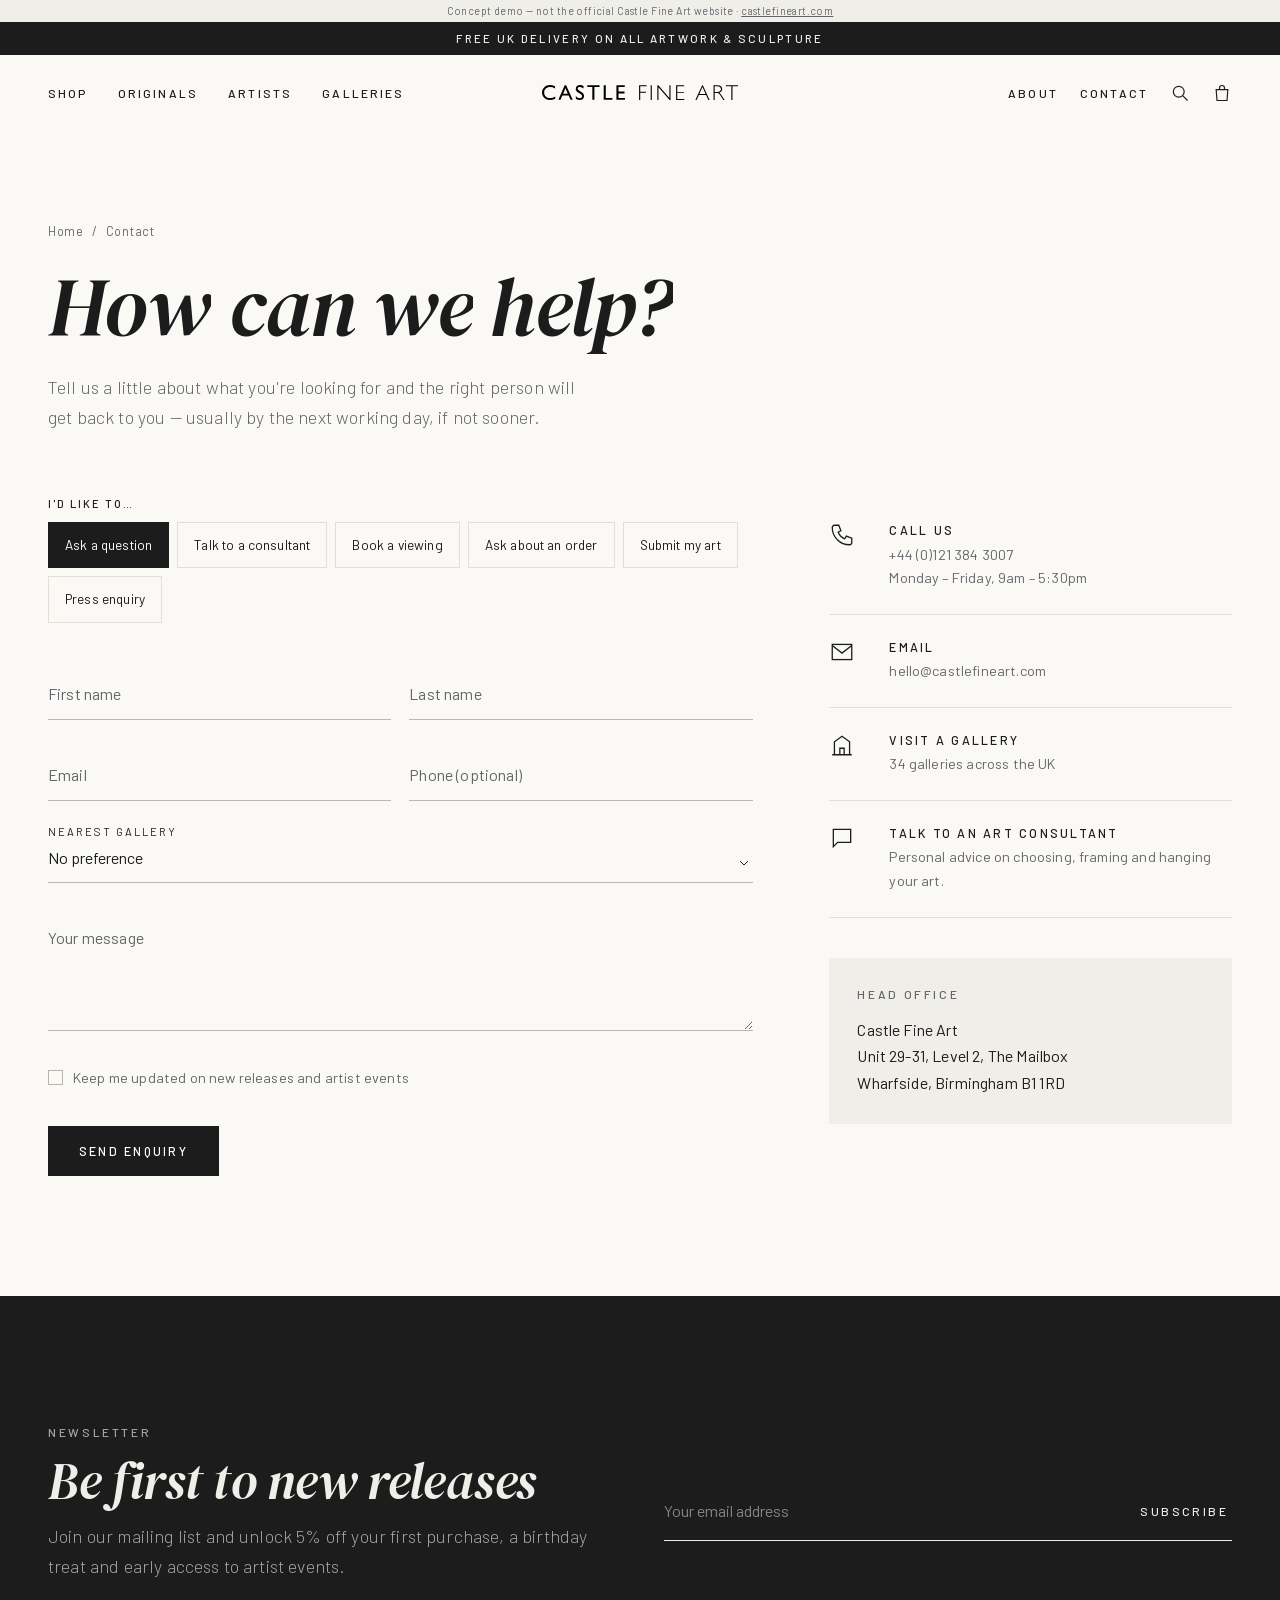
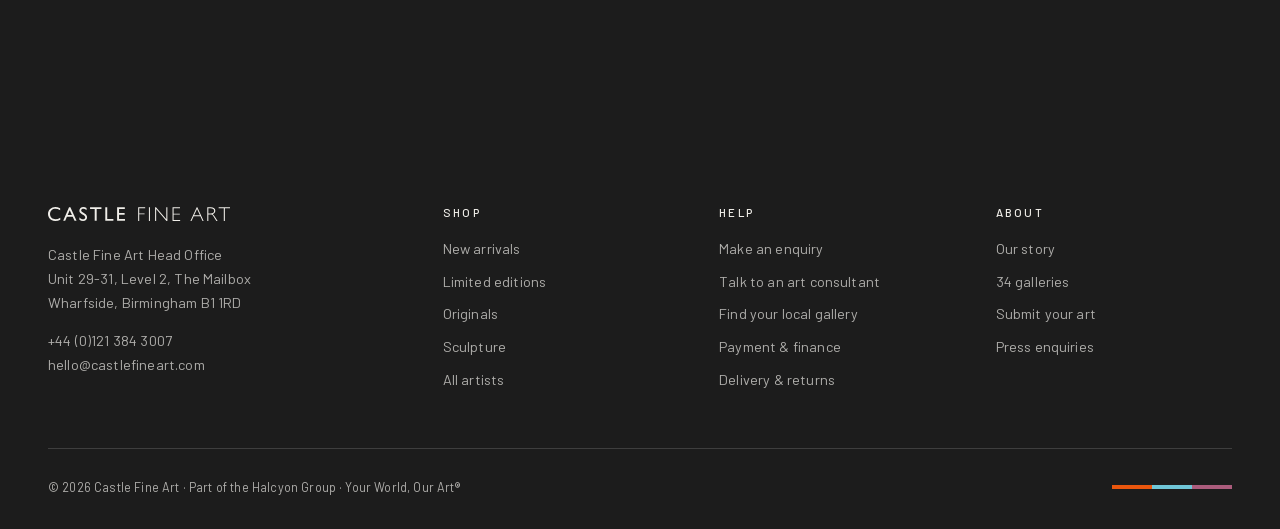
<file: contact.html>
<!doctype html>
<html lang="en-GB">
<head>
<meta charset="utf-8">
<meta name="viewport" content="width=device-width, initial-scale=1">
<meta name="robots" content="noindex, nofollow">
<title>Contact Us — Castle Fine Art</title>
<link rel="icon" href="assets/img/favicon.svg">
<link rel="stylesheet" href="assets/css/site.css">
</head>
<body data-page="contact">
<main id="main">
  <div class="wrap">
    <header class="page-head">
      <nav class="crumbs" aria-label="Breadcrumb"><a href="index.html">Home</a><span>/</span><span>Contact</span></nav>
      <h1 class="display split">How can we help?</h1>
      <p class="lede" style="margin-top:16px">Tell us a little about what you're looking for and the right person will get back to you — usually by the next working day, if not sooner.</p>
    </header>

    <div class="contact-layout" style="padding-bottom:120px">
      <div id="formWrap">
        <div id="about" style="display:none;margin-bottom:36px"></div>
        <form id="form" novalidate>
          <span class="opt-label">I'd like to…</span>
          <div class="seg" id="topics" style="margin-bottom:34px"></div>
          <div class="form">
            <div class="field"><input id="fn" placeholder=" " required autocomplete="given-name"><label for="fn">First name</label><span class="err">Please add your first name</span></div>
            <div class="field"><input id="ln" placeholder=" " required autocomplete="family-name"><label for="ln">Last name</label><span class="err">Please add your last name</span></div>
            <div class="field"><input id="em" type="email" placeholder=" " required autocomplete="email"><label for="em">Email</label><span class="err">Please enter a valid email</span></div>
            <div class="field"><input id="ph" type="tel" placeholder=" " autocomplete="tel"><label for="ph">Phone (optional)</label></div>
            <div class="field full"><select id="gal"><option value="">No preference</option></select><label for="gal">Nearest gallery</label></div>
            <div class="field full"><textarea id="msg" placeholder=" " required></textarea><label for="msg">Your message</label><span class="err">Please tell us how we can help</span></div>
            <label class="check full" style="margin-top:6px"><input type="checkbox" id="optin"> Keep me updated on new releases and artist events</label>
            <div class="full" style="margin-top:14px"><button class="btn">Send enquiry</button></div>
          </div>
        </form>
      </div>

      <aside>
        <div class="ways stagger">
          <a class="way" href="tel:+441213843007"><span>__phone</span><div><h4>Call us</h4><p>+44 (0)121 384 3007<br>Monday – Friday, 9am – 5:30pm</p></div></a>
          <a class="way" href="mailto:hello@castlefineart.com"><span>__mail</span><div><h4>Email</h4><p>hello@castlefineart.com</p></div></a>
          <a class="way" href="galleries.html"><span>__gallery</span><div><h4>Visit a gallery</h4><p id="galN">Over 30 galleries across the UK</p></div></a>
          <a class="way" href="?topic=consultant"><span>__chat</span><div><h4>Talk to an art consultant</h4><p>Personal advice on choosing, framing and hanging your art.</p></div></a>
        </div>
        <div style="margin-top:40px;padding:28px;background:var(--cotton)">
          <p class="eyebrow">Head office</p>
          <p style="margin:0">Castle Fine Art<br>Unit 29-31, Level 2, The Mailbox<br>Wharfside, Birmingham B1 1RD</p>
        </div>
      </aside>
    </div>
  </div>
</main>
<script src="assets/js/data.js"></script>
<script src="assets/js/site.js"></script>
<script>
(function () {
  const D = CFA, U = CFAUI, { $, $$, esc, img, ICON } = U;
  $$('.way span').forEach(s => s.outerHTML = ICON[s.textContent.slice(2)]);
  $('#galN').textContent = `${D.galleries.length} galleries across the UK`;

  const TOPICS = [['general', 'Ask a question'], ['consultant', 'Talk to a consultant'], ['viewing', 'Book a viewing'], ['order', 'Ask about an order'], ['submit', 'Submit my art'], ['press', 'Press enquiry']];
  const want = U.param('topic') || 'general';
  $('#topics').innerHTML = TOPICS.map(([k, l]) => `<label><input type="radio" name="topic" value="${k}"${k === want ? ' checked' : ''}><span>${l}</span></label>`).join('');
  $('#gal').innerHTML += D.galleries.map(g => `<option value="${g.s}"${g.s === U.param('g') ? ' selected' : ''}>${esc(g.n)}</option>`).join('');

  // Arrived from a product or artist page: show what they're asking about and prefill the message
  const p = U.byHandle.get(U.param('p')), a = U.bySlug.get(U.param('artist'));
  if (p) {
    $('#about').style.display = 'grid';
    $('#about').innerHTML = `<div class="line" style="border:1px solid var(--line);padding:16px;grid-template-columns:90px 1fr"><div class="line__img"><img src="${img(p.img[0], 200)}" alt=""></div><div><span class="eyebrow" style="margin:0">Enquiring about</span><h5>${esc(p.t)}</h5><div class="muted">${esc(p.a)} · ${U.money(p.p)}</div></div></div>`;
    $('#msg').value = `Hello, I'm interested in "${p.t}" by ${p.a}. Could you tell me more about it?`;
  } else if (a) {
    $('#msg').value = `Hello, I'd like to hear about new releases and available work by ${a.n}.`;
  }

  $('#form').addEventListener('submit', e => {
    e.preventDefault();
    let ok = true;
    [['fn', v => v.trim()], ['ln', v => v.trim()], ['em', v => /^\S+@\S+\.\S+$/.test(v)], ['msg', v => v.trim()]].forEach(([id, test]) => {
      const f = $('#' + id).closest('.field'), good = !!test($('#' + id).value);
      f.classList.toggle('bad', !good); if (!good && ok) { $('#' + id).focus(); ok = false; }
    });
    if (!ok) return;
    const topic = TOPICS.find(t => t[0] === $('input[name=topic]:checked').value)[1].toLowerCase();
    $('#formWrap').innerHTML = `<div class="success">
      <svg viewBox="0 0 64 64"><circle cx="32" cy="32" r="30" style="stroke-dasharray:190;stroke-dashoffset:190;animation:draw 1.2s var(--ease) forwards"/><path d="M20 33l8 8 16-17"/></svg>
      <h2 class="display" style="margin-top:24px">Thank you, ${esc($('#fn').value.trim())}</h2>
      <p class="lede" style="margin:14px auto 30px">We've received your request to ${esc(topic)}. Someone from the team will be in touch by the next working day.</p>
      <p class="muted" style="font-size:.8rem">(Test site — nothing has actually been sent.)</p>
      <a class="btn btn--ghost" href="shop.html?sort=new">Keep browsing</a></div>`;
    scrollTo({ top: 0, behavior: 'smooth' });
  });
  $$('.field input, .field textarea').forEach(i => i.addEventListener('input', () => i.closest('.field').classList.remove('bad')));
})();
</script>
</body>
</html>
</file>
<file: assets/css/site.css>
/* Castle Fine Art — test site
   Fonts: Barlow + DM Serif Display Italic (free, OFL) standing in for the licensed brand faces DIN 2014 + Acta Display.
   Palette from CFA BRAND GUIDELINES.pdf. */

@font-face { font-family: 'Barlow'; src: url('../fonts/barlow-300.woff2') format('woff2'); font-weight: 300; font-display: swap; }
@font-face { font-family: 'Barlow'; src: url('../fonts/barlow-400.woff2') format('woff2'); font-weight: 400; font-display: swap; }
@font-face { font-family: 'Barlow'; src: url('../fonts/barlow-500.woff2') format('woff2'); font-weight: 500; font-display: swap; }
@font-face { font-family: 'Barlow'; src: url('../fonts/barlow-700.woff2') format('woff2'); font-weight: 700; font-display: swap; }
/* Single-weight face declared across 400–700 so the browser never fakes a bold */
@font-face { font-family: 'DM Serif Display'; src: url('../fonts/dmserif-400-italic.woff2') format('woff2'); font-weight: 400 700; font-style: italic; font-display: swap; }

:root {
  --ink: #1c1c1c;
  --grey: #63656a;          /* Cool Grey 10 */
  --warm-grey: #776d68;     /* Dark Grey */
  --cotton: #f0eee9;        /* Egyptian Cotton */
  --paper: #faf9f6;
  --white: #ffffff;
  --line: #e2dfd8;
  --orange: #ea560d;
  --blue: #6fc6d7;
  --purple: #ab5c7c;

  --display: 'DM Serif Display', 'Times New Roman', serif;
  --sans: 'Barlow', 'Helvetica Neue', Arial, sans-serif;

  --ease: cubic-bezier(.22, .61, .36, 1);
  --ease-io: cubic-bezier(.77, 0, .175, 1);
  --gutter: clamp(16px, 4vw, 48px);
  --max: 1360px;
  --header-h: 76px;
}

* { box-sizing: border-box; }
html { -webkit-text-size-adjust: 100%; scroll-behavior: smooth; }
body {
  margin: 0; background: var(--paper); color: var(--ink);
  font: 400 16px/1.65 var(--sans); letter-spacing: .01em;
  -webkit-font-smoothing: antialiased; overflow-x: hidden;
}
img { display: block; max-width: 100%; }
a { color: inherit; text-decoration: none; }
button { font: inherit; color: inherit; background: none; border: 0; cursor: pointer; padding: 0; }
input, select, textarea { font: inherit; color: inherit; }
::selection { background: var(--ink); color: var(--cotton); }

@view-transition { navigation: auto; }
::view-transition-old(root), ::view-transition-new(root) { animation-duration: .45s; }

.wrap { max-width: var(--max); margin: 0 auto; padding: 0 var(--gutter); }
.skip { position: absolute; left: -999px; top: 8px; background: var(--ink); color: #fff; padding: 8px 14px; z-index: 999; }
.skip:focus { left: 8px; }
:focus-visible { outline: 2px solid var(--orange); outline-offset: 3px; }

/* ---------- Type ---------- */
.display { font-family: var(--display); font-weight: 700; font-style: italic; letter-spacing: -.01em; line-height: 1.05; margin: 0; }
h1.display { font-size: clamp(2.6rem, 6.5vw, 5.6rem); }
h2.display { font-size: clamp(2rem, 4vw, 3.4rem); }
h3.display { font-size: clamp(1.4rem, 2.2vw, 1.9rem); }
.eyebrow { font: 500 .75rem/1.4 var(--sans); letter-spacing: .22em; text-transform: uppercase; color: var(--grey); margin: 0 0 14px; }
.lede { font-size: clamp(1.05rem, 1.4vw, 1.2rem); font-weight: 300; color: var(--grey); max-width: 60ch; }
.muted { color: var(--grey); }

/* ---------- Buttons ---------- */
.btn {
  position: relative; display: inline-flex; align-items: center; justify-content: center; gap: 10px;
  min-height: 50px; padding: 0 30px; border: 1px solid var(--ink);
  font: 500 .78rem/1 var(--sans); letter-spacing: .18em; text-transform: uppercase;
  background: var(--ink); color: #fff; overflow: hidden; isolation: isolate;
  transition: color .45s var(--ease);
}
.btn::before {
  content: ''; position: absolute; inset: 0; background: var(--orange); z-index: -1;
  transform: scaleY(0); transform-origin: bottom; transition: transform .45s var(--ease);
}
.btn:hover::before { transform: scaleY(1); }
.btn:hover { border-color: var(--orange); }
.btn--ghost { background: transparent; color: var(--ink); }
.btn--ghost::before { background: var(--ink); }
.btn--ghost:hover { color: #fff; border-color: var(--ink); }
.btn--light { background: #fff; color: var(--ink); border-color: #fff; }
.btn--light::before { background: var(--ink); }
.btn--light:hover { color: #fff; border-color: var(--ink); }
.btn--block { width: 100%; }
.link-arrow {
  display: inline-flex; align-items: center; gap: 10px;
  font: 500 .78rem/1 var(--sans); letter-spacing: .18em; text-transform: uppercase;
  padding-bottom: 6px; background: linear-gradient(currentColor, currentColor) left bottom / 100% 1px no-repeat;
  transition: background-size .45s var(--ease), gap .3s var(--ease);
}
.link-arrow:hover { gap: 16px; background-size: 30% 1px; }

/* ---------- Header ---------- */
.demo-note { background: var(--cotton); color: var(--grey); text-align: center; font: 400 .66rem/1.3 var(--sans); letter-spacing: .04em; padding: 4px 16px; }
.demo-note a { text-decoration: underline; }
.announce {
  background: var(--ink); color: var(--cotton); text-align: center;
  font: 500 .72rem/1 var(--sans); letter-spacing: .2em; text-transform: uppercase; padding: 11px 16px;
}
.announce span { opacity: 0; transition: opacity .6s; }
.announce span.on { opacity: 1; }
.header {
  position: sticky; top: 0; z-index: 50; height: var(--header-h);
  background: rgba(250, 249, 246, .92); backdrop-filter: saturate(1.4) blur(14px);
  border-bottom: 1px solid transparent; transition: border-color .3s, transform .45s var(--ease), background .3s;
}
.header.scrolled { border-color: var(--line); }
.header.hide { transform: translateY(-100%); }
.header.over { background: transparent; backdrop-filter: none; color: #fff; }
.header.over .logo img { filter: invert(1); }
.header__in { height: 100%; display: grid; grid-template-columns: 1fr auto 1fr; align-items: center; gap: 24px; }
.logo img { height: 15px; width: auto; transition: filter .3s; }
.nav { display: flex; gap: 30px; }
.nav a, .tools button, .tools a {
  font: 500 .75rem/1 var(--sans); letter-spacing: .18em; text-transform: uppercase;
  position: relative; padding: 8px 0;
}
.nav a::after { content: ''; position: absolute; left: 0; right: 0; bottom: 2px; height: 1px; background: currentColor; transform: scaleX(0); transform-origin: right; transition: transform .4s var(--ease); }
.nav a:hover::after, .nav a[aria-current="page"]::after { transform: scaleX(1); transform-origin: left; }
.tools { display: flex; justify-content: flex-end; gap: 22px; align-items: center; }
.tools svg { width: 20px; height: 20px; stroke: currentColor; fill: none; stroke-width: 1.4; display: block; }
.bag-count {
  position: absolute; top: -2px; right: -10px; min-width: 17px; height: 17px; border-radius: 99px;
  background: var(--orange); color: #fff; font-size: .62rem; letter-spacing: 0; display: grid; place-items: center; padding: 0 4px;
  transform: scale(0); transition: transform .35s var(--ease);
}
.bag-count.on { transform: scale(1); }
.burger { display: none; }
.burger svg { width: 22px; height: 22px; stroke: currentColor; fill: none; stroke-width: 1.4; display: block; }
@media (max-width: 960px) {
  .header__in { grid-template-columns: auto 1fr auto; }
  .nav { display: none; }
  .burger { display: block; }
  .logo { justify-self: center; }
  .tools .hide-sm, .demo-note .hide-sm { display: none; }
}

/* Mobile menu */
.menu {
  position: fixed; inset: 0; z-index: 80; background: var(--ink); color: var(--cotton);
  clip-path: inset(0 0 100% 0); transition: clip-path .7s var(--ease-io); visibility: hidden;
  display: flex; flex-direction: column; padding: 90px var(--gutter) 40px;
}
.menu.open { clip-path: inset(0); visibility: visible; }
.menu a { font: 700 italic clamp(2rem, 9vw, 3rem)/1.25 var(--display); opacity: 0; transform: translateY(20px); transition: opacity .5s, transform .5s var(--ease); }
.menu.open a { opacity: 1; transform: none; }
.menu.open a:nth-child(2) { transition-delay: .06s } .menu.open a:nth-child(3) { transition-delay: .12s }
.menu.open a:nth-child(4) { transition-delay: .18s } .menu.open a:nth-child(5) { transition-delay: .24s }
.menu.open a:nth-child(6) { transition-delay: .30s }
.menu__close { position: absolute; top: 24px; right: var(--gutter); font: 500 .75rem var(--sans); letter-spacing: .2em; text-transform: uppercase; color: var(--cotton); }

/* ---------- Reveal on scroll ---------- */
.reveal { opacity: 0; transform: translateY(28px); transition: opacity 1s var(--ease), transform 1s var(--ease); }
.reveal.in { opacity: 1; transform: none; }
.reveal-img { overflow: hidden; }
.reveal-img img { clip-path: inset(100% 0 0 0); transform: scale(1.12); transition: clip-path 1.2s var(--ease-io), transform 1.6s var(--ease); }
.reveal-img.in img { clip-path: inset(0); transform: scale(1); }
.stagger > * { opacity: 0; transform: translateY(24px); transition: opacity .9s var(--ease), transform .9s var(--ease); }
.stagger.in > * { opacity: 1; transform: none; }
.split .w { display: inline-block; overflow: hidden; vertical-align: top; padding-bottom: .08em; }
.split .w > span { display: inline-block; transform: translateY(110%); transition: transform 1s var(--ease); }
.split.in .w > span { transform: none; }

@media (prefers-reduced-motion: reduce) {
  *, *::before, *::after { transition-duration: .01ms !important; animation-duration: .01ms !important; }
  .reveal, .stagger > *, .reveal-img img, .split .w > span { opacity: 1 !important; transform: none !important; clip-path: none !important; }
}

/* ---------- Hero ---------- */
.hero { position: relative; height: calc(100svh - 58px); min-height: 560px; margin-top: calc(var(--header-h) * -1); overflow: hidden; background: #111; color: #fff; }
.hero__slide { position: absolute; inset: 0; opacity: 0; transition: opacity 1.6s ease; }
.hero__slide.on { opacity: 1; }
.hero__slide img { width: 100%; height: 100%; object-fit: cover; transform: scale(1.12); }
.hero__slide.on img { animation: kenburns 9s linear forwards; }
@keyframes kenburns { from { transform: scale(1.14) translate3d(1%, 1%, 0); } to { transform: scale(1.02) translate3d(0, 0, 0); } }
.hero::after { content: ''; position: absolute; inset: 0; background: linear-gradient(180deg, rgba(0,0,0,.35) 0%, rgba(0,0,0,0) 30%, rgba(0,0,0,.15) 55%, rgba(0,0,0,.7) 100%); pointer-events: none; }
.hero__copy { position: absolute; left: 0; right: 0; bottom: clamp(48px, 9vh, 110px); z-index: 2; }
.hero__copy .eyebrow { color: rgba(255,255,255,.8); }
.hero__copy h1 { max-width: 13ch; }
.hero__meta { display: flex; align-items: flex-end; justify-content: space-between; gap: 32px; flex-wrap: wrap; margin-top: 32px; }
.hero__caption { font-size: .82rem; letter-spacing: .06em; color: rgba(255,255,255,.85); transition: opacity .6s; }
.hero__caption b { font-weight: 500; display: block; letter-spacing: .18em; text-transform: uppercase; font-size: .72rem; }
.hero__dots { display: flex; gap: 10px; }
.hero__dots button { width: 44px; height: 2px; background: rgba(255,255,255,.3); position: relative; overflow: hidden; }
.hero__dots button i { position: absolute; inset: 0; background: #fff; transform: scaleX(0); transform-origin: left; }
.hero__dots button.on i { animation: progress 7s linear forwards; }
.hero__dots button.done i { transform: scaleX(1); }
@keyframes progress { to { transform: scaleX(1); } }
.colour-bar { display: flex; height: 4px; width: 120px; }
.colour-bar i { flex: 1; } .colour-bar i:nth-child(1) { background: var(--orange); } .colour-bar i:nth-child(2) { background: var(--blue); } .colour-bar i:nth-child(3) { background: var(--purple); }

/* ---------- Sections ---------- */
.section { padding: clamp(64px, 10vw, 140px) 0; }
.section--tight { padding: clamp(48px, 6vw, 80px) 0; }
.section--cotton { background: var(--cotton); }
.section--ink { background: var(--ink); color: var(--cotton); }
.section--ink .eyebrow, .section--ink .muted, .section--ink .lede { color: rgba(240,238,233,.65); }
.section__head { display: flex; justify-content: space-between; align-items: flex-end; gap: 24px; flex-wrap: wrap; margin-bottom: clamp(32px, 4vw, 56px); }

/* Value strip */
.values { display: grid; grid-template-columns: repeat(4, 1fr); gap: 32px; }
.values h4 { font: 500 .78rem/1.4 var(--sans); letter-spacing: .18em; text-transform: uppercase; margin: 14px 0 6px; }
.values p { margin: 0; font-size: .92rem; color: var(--grey); }
.values svg { width: 28px; height: 28px; stroke: var(--ink); fill: none; stroke-width: 1.2; }
@media (max-width: 860px) { .values { grid-template-columns: 1fr 1fr; } }
@media (max-width: 480px) { .values { grid-template-columns: 1fr; } }

/* Category tiles */
.tiles { display: grid; grid-template-columns: 1.2fr 1fr 1fr; gap: 16px; }
.tile { position: relative; overflow: hidden; aspect-ratio: 4/5; background: var(--cotton); color: #fff; }
.tile:first-child { grid-row: span 2; aspect-ratio: auto; }
.tile img { position: absolute; inset: 0; width: 100%; height: 100%; object-fit: cover; transition: transform 1.4s var(--ease); }
.tile::after { content: ''; position: absolute; inset: 0; background: linear-gradient(transparent 45%, rgba(0,0,0,.6)); }
.tile:hover img { transform: scale(1.06); }
.tile__label { position: absolute; left: 24px; right: 24px; bottom: 22px; z-index: 1; display: flex; justify-content: space-between; align-items: flex-end; gap: 12px; }
.tile__label .display { font-size: clamp(1.5rem, 2.4vw, 2.2rem); }
.tile__label .link-arrow { white-space: nowrap; }
@media (max-width: 860px) { .tiles { grid-template-columns: 1fr 1fr; } .tile:first-child { grid-column: span 2; grid-row: auto; aspect-ratio: 16/10; } }

/* ---------- Product card ---------- */
.grid { display: grid; grid-template-columns: repeat(auto-fill, minmax(min(100%, 250px), 1fr)); gap: clamp(28px, 3vw, 44px) clamp(16px, 2vw, 28px); }
.card { position: relative; display: block; }
.card__mwrap { position: relative; overflow: hidden; }
.card__media { position: relative; aspect-ratio: 4/5; background: var(--cotton); overflow: hidden; display: grid; place-items: center; }
.card__media img { position: absolute; inset: 8%; width: 84%; height: 84%; object-fit: contain; transition: opacity .7s var(--ease), transform 1.2s var(--ease); filter: drop-shadow(0 10px 18px rgba(0,0,0,.14)); }
.card__media img.alt { opacity: 0; inset: 0; width: 100%; height: 100%; object-fit: cover; filter: none; transform: scale(1.06); }
.card:hover .card__media img.main { transform: scale(1.04); }
.card:hover .card__media img.alt { opacity: 1; transform: scale(1); }
.card__badge { position: absolute; top: 12px; left: 12px; z-index: 2; background: #fff; font: 500 .62rem/1 var(--sans); letter-spacing: .16em; text-transform: uppercase; padding: 7px 9px; }
.card__badge--new { background: var(--ink); color: #fff; }
.card__quick {
  position: absolute; left: 12px; right: 12px; bottom: 12px; z-index: 2; background: rgba(255,255,255,.95);
  font: 500 .7rem/1 var(--sans); letter-spacing: .18em; text-transform: uppercase; padding: 14px; text-align: center;
  transform: translateY(calc(100% + 14px)); transition: transform .45s var(--ease), background .3s, color .3s;
}
.card:hover .card__quick, .card:focus-within .card__quick { transform: none; }
.card__quick:hover { background: var(--ink); color: #fff; }
@media (hover: none) { .card__quick { display: none; } }
.card__body { padding-top: 16px; }
.card__artist { font: 500 .7rem/1.4 var(--sans); letter-spacing: .18em; text-transform: uppercase; color: var(--grey); }
.card__title { font: 700 italic 1.2rem/1.25 var(--display); margin: 4px 0 6px; }
.card__price { font-size: .92rem; }
.card__price s { color: var(--grey); margin-left: 6px; }
.card__type { font-size: .8rem; color: var(--grey); }

/* Horizontal rail */
.rail { display: grid; grid-auto-flow: column; grid-auto-columns: minmax(250px, 22%); gap: 24px; overflow-x: auto; scroll-snap-type: x mandatory; padding-bottom: 20px; scrollbar-width: thin; cursor: grab; overscroll-behavior-x: contain; }
.rail.drag { cursor: grabbing; scroll-snap-type: none; }
.rail.drag a { pointer-events: none; }
.rail > * { scroll-snap-align: start; }
.rail::-webkit-scrollbar { height: 2px; } .rail::-webkit-scrollbar-thumb { background: var(--ink); }
@media (max-width: 700px) { .rail { grid-auto-columns: 72%; } }
.rail-nav { display: flex; gap: 8px; }
.rail-nav button { width: 48px; height: 48px; border: 1px solid var(--line); display: grid; place-items: center; transition: background .3s, color .3s, border-color .3s; }
.rail-nav button:hover { background: var(--ink); color: #fff; border-color: var(--ink); }
.rail-nav svg { width: 18px; height: 18px; stroke: currentColor; fill: none; stroke-width: 1.4; }

/* ---------- Artist feature (home) ---------- */
.feature { display: grid; grid-template-columns: 1fr 1fr; gap: clamp(32px, 6vw, 96px); align-items: center; }
.feature__img { aspect-ratio: 4/5; position: relative; }
.feature__img img { width: 100%; height: 100%; object-fit: cover; }
.feature__quote { font: 700 italic clamp(1.3rem, 2vw, 1.7rem)/1.4 var(--display); margin: 28px 0; padding-left: 22px; border-left: 2px solid var(--orange); }
@media (max-width: 860px) { .feature { grid-template-columns: 1fr; } }

/* Artist cards */
.artists-grid { display: grid; grid-template-columns: repeat(auto-fill, minmax(min(100%, 220px), 1fr)); gap: 32px 20px; }
.artist-card { display: block; }
.artist-card__img { aspect-ratio: 3/4; overflow: hidden; background: var(--cotton); position: relative; }
.artist-card__img img { width: 100%; height: 100%; object-fit: cover; object-position: 50% 20%; filter: grayscale(1) contrast(1.05); transition: filter .8s var(--ease), transform 1.2s var(--ease); }
.artist-card:hover .artist-card__img img { filter: none; transform: scale(1.05); }
.artist-card__img .initial { position: absolute; inset: 0; display: grid; place-items: center; font: 700 italic 4rem var(--display); color: var(--warm-grey); }
.artist-card h3 { font: 700 italic 1.25rem/1.2 var(--display); margin: 14px 0 2px; }
.artist-card p { margin: 0; font-size: .82rem; color: var(--grey); }

/* A–Z */
.az { display: flex; flex-wrap: wrap; gap: 4px; position: sticky; top: var(--header-h); z-index: 5; background: var(--paper); padding: 14px 0; border-bottom: 1px solid var(--line); margin-bottom: 40px; transition: top .45s var(--ease); }
.az button { width: 34px; height: 34px; font: 500 .8rem var(--sans); letter-spacing: .05em; transition: background .25s, color .25s; }
.az button:hover:not(:disabled), .az button.on { background: var(--ink); color: #fff; }
.az button:disabled { opacity: .25; cursor: default; }
.az-group { scroll-margin-top: calc(var(--header-h) + 80px); }
.az-letter { font: 700 italic 3rem/1 var(--display); color: var(--line); margin: 0 0 20px; }

/* ---------- Page header ---------- */
.page-head { padding: clamp(48px, 7vw, 96px) 0 clamp(32px, 4vw, 48px); }
.crumbs { font-size: .78rem; color: var(--grey); letter-spacing: .06em; margin-bottom: 22px; display: flex; gap: 8px; flex-wrap: wrap; }
.crumbs a:hover { color: var(--ink); }

/* ---------- Shop ---------- */
.shop { display: grid; grid-template-columns: 250px 1fr; gap: clamp(24px, 4vw, 56px); align-items: start; }
.filters { position: sticky; top: calc(var(--header-h) + 24px); max-height: calc(100vh - var(--header-h) - 48px); overflow: auto; padding-right: 8px; scrollbar-width: thin; }
.filters h4 { font: 500 .72rem/1 var(--sans); letter-spacing: .2em; text-transform: uppercase; margin: 0 0 14px; display: flex; justify-content: space-between; }
.fgroup { padding: 22px 0; border-top: 1px solid var(--line); }
.fgroup:first-child { border-top: 0; padding-top: 0; }
.check { display: flex; align-items: center; gap: 10px; font-size: .9rem; padding: 4px 0; cursor: pointer; color: var(--grey); transition: color .2s; }
.check:hover, .check:has(input:checked) { color: var(--ink); }
.check input { appearance: none; width: 15px; height: 15px; border: 1px solid #b9b5ad; margin: 0; display: grid; place-items: center; transition: background .2s, border-color .2s; flex: none; }
.check input:checked { background: var(--ink); border-color: var(--ink); }
.check input:checked::after { content: ''; width: 7px; height: 4px; border: solid #fff; border-width: 0 0 1.5px 1.5px; transform: rotate(-45deg) translate(1px, -1px); }
.check small { margin-left: auto; color: #a29d95; }
.fscroll { max-height: 260px; overflow: auto; scrollbar-width: thin; }
.finput { width: 100%; border: 1px solid var(--line); background: #fff; padding: 11px 12px; font-size: .9rem; }
.finput:focus { outline: none; border-color: var(--ink); }
.toolbar { display: flex; justify-content: space-between; align-items: center; gap: 16px; flex-wrap: wrap; margin-bottom: 28px; }
.chips { display: flex; flex-wrap: wrap; gap: 8px; }
.chip { display: inline-flex; align-items: center; gap: 8px; border: 1px solid var(--ink); padding: 7px 12px; font-size: .78rem; animation: chipIn .35s var(--ease); }
.chip:hover { background: var(--ink); color: #fff; }
@keyframes chipIn { from { opacity: 0; transform: scale(.9); } }
.select { border: 1px solid var(--line); background: #fff; padding: 11px 36px 11px 14px; font-size: .85rem; appearance: none; background-image: url("data:image/svg+xml,%3Csvg xmlns='http://www.w3.org/2000/svg' width='10' height='6'%3E%3Cpath d='M1 1l4 4 4-4' fill='none' stroke='%231c1c1c'/%3E%3C/svg%3E"); background-repeat: no-repeat; background-position: right 14px center; }
.count { font-size: .85rem; color: var(--grey); }
.filters-toggle { display: none; }
.grid.fading { opacity: .25; transition: opacity .2s; }
.grid { transition: opacity .35s; }
.card.enter { animation: cardIn .7s var(--ease) both; }
@keyframes cardIn { from { opacity: 0; transform: translateY(20px); } }
.empty { padding: 80px 0; text-align: center; color: var(--grey); grid-column: 1/-1; }
.more { display: flex; justify-content: center; margin-top: 56px; flex-direction: column; align-items: center; gap: 14px; }
.more .bar { width: 220px; height: 2px; background: var(--line); }
.more .bar i { display: block; height: 100%; background: var(--ink); transition: width .6s var(--ease); }
@media (max-width: 960px) {
  .shop { grid-template-columns: 1fr; }
  .filters-toggle { display: inline-flex; }
  .filters { position: fixed; inset: 0 auto 0 0; width: min(360px, 90vw); max-height: none; z-index: 90; background: var(--paper); padding: 24px; transform: translateX(-100%); transition: transform .5s var(--ease); box-shadow: 0 0 60px rgba(0,0,0,.2); }
  .filters.open { transform: none; }
  .filters__close { display: block !important; }
}
.filters__close { display: none; margin-bottom: 18px; font: 500 .72rem var(--sans); letter-spacing: .2em; text-transform: uppercase; }

/* ---------- Product page ---------- */
.pdp { display: grid; grid-template-columns: minmax(0, 1.25fr) minmax(0, 1fr); gap: clamp(32px, 5vw, 80px); align-items: start; padding-bottom: 80px; }
.pdp__gallery { display: grid; grid-template-columns: 76px 1fr; gap: 16px; position: sticky; top: calc(var(--header-h) + 20px); }
.thumbs { display: flex; flex-direction: column; gap: 10px; max-height: 76vh; overflow: auto; scrollbar-width: none; }
.thumbs button { aspect-ratio: 1; background: var(--cotton); opacity: .5; transition: opacity .3s; border: 1px solid transparent; overflow: hidden; flex: none; }
.thumbs button img { width: 100%; height: 100%; object-fit: cover; }
.thumbs button.on, .thumbs button:hover { opacity: 1; }
.thumbs button.on { border-color: var(--ink); }
.stage { position: relative; aspect-ratio: 1; background: var(--cotton); overflow: hidden; cursor: zoom-in; }
.stage img { position: absolute; inset: 6%; width: 88%; height: 88%; object-fit: contain; opacity: 0; transform: scale(1.03); transition: opacity .7s var(--ease), transform 1s var(--ease); }
.stage img.cover { inset: 0; width: 100%; height: 100%; object-fit: cover; }
.stage img.on { opacity: 1; transform: none; }
.stage__hint { position: absolute; right: 14px; bottom: 14px; background: rgba(255,255,255,.9); font: 500 .62rem/1 var(--sans); letter-spacing: .18em; text-transform: uppercase; padding: 9px 11px; display: flex; gap: 8px; align-items: center; pointer-events: none; }
.stage__hint svg { width: 13px; height: 13px; stroke: currentColor; fill: none; stroke-width: 1.5; }
.stage__arrows { position: absolute; inset: 50% 10px auto; display: flex; justify-content: space-between; pointer-events: none; transform: translateY(-50%); }
.stage__arrows button { pointer-events: auto; width: 42px; height: 42px; border-radius: 50%; background: rgba(255,255,255,.9); display: grid; place-items: center; opacity: 0; transition: opacity .3s; }
.stage:hover .stage__arrows button { opacity: 1; }
.stage__arrows svg { width: 16px; height: 16px; stroke: currentColor; fill: none; stroke-width: 1.5; }
@media (max-width: 960px) {
  .pdp { grid-template-columns: 1fr; }
  .pdp__gallery { position: static; grid-template-columns: 1fr; }
  .thumbs { flex-direction: row; order: 2; max-height: none; }
  .thumbs button { width: 64px; }
  .stage__arrows button { opacity: 1; }
}
.pdp__info .card__artist a { border-bottom: 1px solid currentColor; }
.pdp__info h1 { font: 700 italic clamp(2rem, 3.6vw, 3rem)/1.08 var(--display); margin: 10px 0 18px; }
.price { font-size: 1.5rem; font-weight: 400; }
.price s { color: var(--grey); font-size: 1rem; margin-left: 10px; }
.finance-note { font-size: .85rem; color: var(--grey); margin: 6px 0 0; }
.stock { display: inline-flex; align-items: center; gap: 8px; font-size: .82rem; margin-top: 14px; }
.stock i { width: 8px; height: 8px; border-radius: 50%; background: #3f9b52; box-shadow: 0 0 0 0 rgba(63,155,82,.5); animation: ping 2s infinite; }
.stock.out i { background: var(--grey); animation: none; }
@keyframes ping { 70% { box-shadow: 0 0 0 8px rgba(63,155,82,0); } 100% { box-shadow: 0 0 0 0 rgba(63,155,82,0); } }
.specs { display: grid; grid-template-columns: auto 1fr; gap: 10px 24px; margin: 28px 0; padding: 22px 0; border-top: 1px solid var(--line); border-bottom: 1px solid var(--line); font-size: .9rem; }
.specs dt { font: 500 .7rem/1.9 var(--sans); letter-spacing: .18em; text-transform: uppercase; color: var(--grey); }
.specs dd { margin: 0; }
.opt-label { font: 500 .7rem/1 var(--sans); letter-spacing: .18em; text-transform: uppercase; margin: 0 0 12px; display: block; }
.opts { display: flex; flex-wrap: wrap; gap: 8px; margin-bottom: 24px; }
.opts button { border: 1px solid var(--line); padding: 12px 18px; font-size: .85rem; transition: border-color .25s, background .25s, color .25s; }
.opts button:hover { border-color: var(--ink); }
.opts button.on { background: var(--ink); color: #fff; border-color: var(--ink); }
.buy { display: grid; gap: 10px; }
.assure { display: grid; gap: 12px; margin: 26px 0; font-size: .86rem; color: var(--grey); }
.assure div { display: flex; gap: 12px; align-items: center; }
.assure svg { width: 20px; height: 20px; stroke: var(--ink); fill: none; stroke-width: 1.3; flex: none; }
.acc { border-top: 1px solid var(--line); }
.acc:last-child { border-bottom: 1px solid var(--line); }
.acc summary { list-style: none; cursor: pointer; padding: 20px 0; display: flex; justify-content: space-between; font: 500 .75rem/1 var(--sans); letter-spacing: .18em; text-transform: uppercase; }
.acc summary::-webkit-details-marker { display: none; }
.acc summary::after { content: '+'; font-size: 1.1rem; font-weight: 300; transition: transform .35s var(--ease); }
.acc[open] summary::after { transform: rotate(45deg); }
.acc__body { padding: 0 0 22px; font-size: .95rem; color: #3d3d3d; }
.acc__body p { margin: 0 0 12px; }
.acc[open] .acc__body { animation: accIn .5s var(--ease); }
@keyframes accIn { from { opacity: 0; transform: translateY(-8px); } }

/* Lightbox */
.lightbox { position: fixed; inset: 0; z-index: 120; background: rgba(20,20,20,.96); display: grid; place-items: center; opacity: 0; visibility: hidden; transition: opacity .4s, visibility .4s; }
.lightbox.open { opacity: 1; visibility: visible; }
.lightbox img { max-width: 92vw; max-height: 88vh; object-fit: contain; transform: scale(.94); transition: transform .6s var(--ease); cursor: zoom-out; }
.lightbox.open img { transform: none; }
.lightbox.zoomed { overflow: auto; place-items: start; }
.lightbox.zoomed img { max-width: none; max-height: none; width: 200vw; cursor: zoom-out; }
.lightbox__close { position: fixed; top: 20px; right: 24px; color: #fff; font: 500 .72rem var(--sans); letter-spacing: .2em; text-transform: uppercase; z-index: 2; padding: 10px; }

/* ---------- Drawer (basket / quick view) ---------- */
.scrim { position: fixed; inset: 0; z-index: 95; background: rgba(28,28,28,.4); opacity: 0; visibility: hidden; transition: opacity .45s, visibility .45s; }
.scrim.on { opacity: 1; visibility: visible; }
.drawer { position: fixed; top: 0; right: 0; bottom: 0; z-index: 100; width: min(440px, 100vw); background: var(--paper); transform: translateX(100%); transition: transform .6s var(--ease-io); display: flex; flex-direction: column; }
.drawer.open { transform: none; }
.drawer__head { display: flex; justify-content: space-between; align-items: center; padding: 22px 26px; border-bottom: 1px solid var(--line); font: 500 .75rem var(--sans); letter-spacing: .2em; text-transform: uppercase; }
.drawer__body { flex: 1; overflow: auto; padding: 8px 26px; }
.drawer__foot { padding: 22px 26px; border-top: 1px solid var(--line); display: grid; gap: 12px; }
.line { display: grid; grid-template-columns: 80px 1fr; gap: 16px; padding: 18px 0; border-bottom: 1px solid var(--line); animation: cardIn .5s var(--ease); }
.line__img { aspect-ratio: 1; background: var(--cotton); padding: 6px; }
.line__img img { width: 100%; height: 100%; object-fit: contain; }
.line h5 { font: 700 italic 1.05rem/1.25 var(--display); margin: 2px 0; }
.line .muted { font-size: .8rem; }
.line__row { display: flex; justify-content: space-between; align-items: center; margin-top: 8px; font-size: .9rem; }
.line__row button { font-size: .75rem; color: var(--grey); text-decoration: underline; }
.total { display: flex; justify-content: space-between; font-size: 1.05rem; }

.qv { display: grid; grid-template-columns: 1fr 1fr; width: min(980px, 94vw); max-height: 90vh; background: var(--paper); overflow: auto; transform: translateY(30px); transition: transform .6s var(--ease); }
.modal { position: fixed; inset: 0; z-index: 110; display: grid; place-items: center; opacity: 0; visibility: hidden; transition: opacity .4s, visibility .4s; }
.modal.open { opacity: 1; visibility: visible; }
.modal.open .qv { transform: none; }
.qv__img { background: var(--cotton); padding: 8%; display: grid; place-items: center; }
.qv__img img { max-height: 60vh; object-fit: contain; filter: drop-shadow(0 12px 22px rgba(0,0,0,.18)); }
.qv__info { padding: 44px; position: relative; }
.qv__close { position: absolute; top: 18px; right: 20px; font: 500 .7rem var(--sans); letter-spacing: .2em; text-transform: uppercase; }
@media (max-width: 760px) { .qv { grid-template-columns: 1fr; } .qv__info { padding: 28px; } }

.toast { position: fixed; left: 50%; bottom: 28px; z-index: 130; transform: translate(-50%, 140%); background: var(--ink); color: #fff; padding: 14px 22px; font-size: .88rem; display: flex; gap: 14px; align-items: center; transition: transform .5s var(--ease), visibility .5s; max-width: calc(100vw - 32px); visibility: hidden; }
.toast.on { transform: translate(-50%, 0); visibility: visible; }
.toast a { text-decoration: underline; }

/* ---------- Artist page ---------- */
.artist-hero { display: grid; grid-template-columns: minmax(0, 5fr) minmax(0, 7fr); gap: clamp(32px, 6vw, 96px); align-items: center; padding: clamp(40px, 6vw, 80px) 0; }
.artist-hero__img { aspect-ratio: 3/4; overflow: hidden; background: var(--cotton); }
.artist-hero__img img { width: 100%; height: 100%; object-fit: cover; object-position: 50% 20%; }
.bio p { margin: 0 0 18px; color: #3d3d3d; }
.bio p.quote { font: 700 italic 1.35rem/1.45 var(--display); color: var(--ink); border-left: 2px solid var(--orange); padding-left: 20px; margin: 28px 0; }
.bio h4 { font: 500 .75rem/1 var(--sans); letter-spacing: .2em; text-transform: uppercase; margin: 30px 0 12px; }
.bio.clamp { max-height: 360px; overflow: hidden; position: relative; transition: max-height .8s var(--ease); }
.bio.clamp::after { content: ''; position: absolute; left: 0; right: 0; bottom: 0; height: 120px; background: linear-gradient(transparent, var(--paper)); transition: opacity .4s; }
.bio.clamp.open::after { opacity: 0; }
@media (max-width: 860px) { .artist-hero { grid-template-columns: 1fr; } .artist-hero__img { max-height: 70vh; } }

/* ---------- Galleries ---------- */
.gal-search { display: flex; gap: 10px; flex-wrap: wrap; max-width: 640px; }
.gal-search .finput { flex: 1; min-width: 220px; padding: 15px 16px; }
.gal-grid { display: grid; grid-template-columns: repeat(auto-fill, minmax(min(100%, 300px), 1fr)); gap: 40px 24px; }
.gal-card__img { aspect-ratio: 4/3; overflow: hidden; background: var(--cotton); position: relative; }
.gal-card__img img { width: 100%; height: 100%; object-fit: cover; transition: transform 1.4s var(--ease); }
.gal-card__img .ph { position: absolute; inset: 0; display: grid; place-items: center; background: var(--ink); color: var(--cotton); font: 700 italic 2rem var(--display); }
.gal-card:hover .gal-card__img img { transform: scale(1.06); }
.gal-card h3 { font: 700 italic 1.45rem/1.2 var(--display); margin: 16px 0 4px; }
.gal-card p { margin: 0; font-size: .88rem; color: var(--grey); }
.open-pill { display: inline-flex; align-items: center; gap: 7px; font: 500 .66rem/1 var(--sans); letter-spacing: .16em; text-transform: uppercase; margin-top: 10px; }
.open-pill i { width: 7px; height: 7px; border-radius: 50%; background: #3f9b52; }
.open-pill.closed i { background: #b9b5ad; }
.region-tabs { display: flex; gap: 8px; flex-wrap: wrap; margin: 28px 0 40px; }
.region-tabs button { border: 1px solid var(--line); padding: 10px 16px; font-size: .8rem; letter-spacing: .06em; transition: all .25s; }
.region-tabs button.on, .region-tabs button:hover { background: var(--ink); color: #fff; border-color: var(--ink); }

.gal-detail { display: grid; grid-template-columns: minmax(0, 7fr) minmax(0, 5fr); gap: clamp(32px, 5vw, 80px); align-items: start; }
.gal-hero { position: relative; height: min(70vh, 640px); overflow: hidden; background: var(--ink); }
.gal-hero img { width: 100%; height: 100%; object-fit: cover; animation: kenburns 14s linear forwards; }
.gal-hero::after { content: ''; position: absolute; inset: 0; background: linear-gradient(transparent 40%, rgba(0,0,0,.65)); }
.gal-hero__copy { position: absolute; left: 0; right: 0; bottom: 48px; z-index: 1; color: #fff; }
.gal-hero__copy .eyebrow { color: rgba(255,255,255,.8); }
.info-card { background: #fff; padding: 36px; border: 1px solid var(--line); position: sticky; top: calc(var(--header-h) + 24px); }
.info-card h4 { font: 500 .7rem/1 var(--sans); letter-spacing: .2em; text-transform: uppercase; color: var(--grey); margin: 26px 0 10px; }
.info-card h4:first-child { margin-top: 0; }
.info-card address { font-style: normal; }
.hours { width: 100%; border-collapse: collapse; font-size: .9rem; }
.hours td { padding: 6px 0; border-bottom: 1px solid #f0eee9; }
.hours td:last-child { text-align: right; }
.hours tr.today td { font-weight: 700; }
.hours tr.today td:first-child::before { content: ''; display: inline-block; width: 6px; height: 6px; border-radius: 50%; background: var(--orange); margin-right: 8px; vertical-align: middle; }
.map { aspect-ratio: 16/10; width: 100%; border: 0; filter: grayscale(1) contrast(1.05); margin-top: 32px; background: var(--cotton); }
@media (max-width: 860px) { .gal-detail { grid-template-columns: 1fr; } .info-card { position: static; } }

/* ---------- Forms ---------- */
.form { display: grid; grid-template-columns: 1fr 1fr; gap: 18px; }
.form .full { grid-column: 1 / -1; }
.field { position: relative; }
.field input, .field textarea, .field select { width: 100%; border: 0; border-bottom: 1px solid #bdb8af; background: transparent; padding: 26px 0 10px; font-size: 1rem; border-radius: 0; transition: border-color .3s; appearance: none; }
.field textarea { min-height: 130px; resize: vertical; }
.field select { background: url("data:image/svg+xml,%3Csvg xmlns='http://www.w3.org/2000/svg' width='10' height='6'%3E%3Cpath d='M1 1l4 4 4-4' fill='none' stroke='%231c1c1c'/%3E%3C/svg%3E") no-repeat right 4px bottom 16px; cursor: pointer; }
.field label { position: absolute; left: 0; top: 24px; font-size: 1rem; color: var(--grey); pointer-events: none; transition: transform .3s var(--ease), font-size .3s, color .3s, letter-spacing .3s; transform-origin: left top; }
.field input:focus, .field textarea:focus, .field select:focus { outline: none; border-color: var(--ink); }
.field input:focus + label, .field input:not(:placeholder-shown) + label,
.field textarea:focus + label, .field textarea:not(:placeholder-shown) + label,
.field select + label { transform: translateY(-20px); font-size: .7rem; letter-spacing: .18em; text-transform: uppercase; color: var(--ink); }
.field::after { content: ''; position: absolute; left: 0; right: 0; bottom: 0; height: 1px; background: var(--orange); transform: scaleX(0); transform-origin: left; transition: transform .5s var(--ease); }
.field:focus-within::after { transform: scaleX(1); }
.field .err { font-size: .75rem; color: #cb2b2b; position: absolute; bottom: -20px; left: 0; opacity: 0; transition: opacity .3s; }
.field.bad .err { opacity: 1; }
.field.bad input, .field.bad textarea { border-color: #cb2b2b; }
@media (max-width: 640px) { .form { grid-template-columns: 1fr; } }
.contact-layout { display: grid; grid-template-columns: minmax(0, 7fr) minmax(0, 4fr); gap: clamp(40px, 6vw, 100px); }
@media (max-width: 860px) { .contact-layout { grid-template-columns: 1fr; } }
.ways { display: grid; gap: 0; }
.way { display: grid; grid-template-columns: 44px 1fr; gap: 16px; padding: 24px 0; border-bottom: 1px solid var(--line); transition: padding-left .4s var(--ease); }
.way:hover { padding-left: 8px; }
.way svg { width: 26px; height: 26px; stroke: var(--ink); fill: none; stroke-width: 1.2; }
.way h4 { font: 500 .78rem/1.3 var(--sans); letter-spacing: .18em; text-transform: uppercase; margin: 0 0 4px; }
.way p { margin: 0; font-size: .9rem; color: var(--grey); }
.success { text-align: center; padding: 60px 20px; animation: cardIn .8s var(--ease); }
.success svg { width: 64px; height: 64px; stroke: var(--ink); fill: none; stroke-width: 1.2; }
.success svg path { stroke-dasharray: 60; stroke-dashoffset: 60; animation: draw 1s .2s var(--ease) forwards; }
@keyframes draw { to { stroke-dashoffset: 0; } }
.seg { display: flex; flex-wrap: wrap; gap: 8px; }
.seg label { cursor: pointer; }
.seg input { position: absolute; opacity: 0; }
.seg span { display: inline-block; border: 1px solid var(--line); padding: 11px 16px; font-size: .85rem; transition: all .25s; }
.seg input:checked + span { background: var(--ink); color: #fff; border-color: var(--ink); }
.seg input:focus-visible + span { outline: 2px solid var(--orange); outline-offset: 2px; }

/* ---------- Newsletter + footer ---------- */
.newsletter { display: grid; grid-template-columns: 1fr 1fr; gap: 48px; align-items: center; }
.newsletter form { display: flex; border-bottom: 1px solid var(--cotton); }
.newsletter input { flex: 1; background: transparent; border: 0; padding: 16px 0; color: var(--cotton); font-size: 1rem; }
.newsletter input::placeholder { color: rgba(240,238,233,.5); }
.newsletter input:focus { outline: none; }
.newsletter button { font: 500 .75rem var(--sans); letter-spacing: .2em; text-transform: uppercase; color: var(--cotton); padding: 0 4px; }
@media (max-width: 860px) { .newsletter { grid-template-columns: 1fr; } }
.footer { background: var(--ink); color: rgba(240,238,233,.7); padding: 80px 0 32px; font-size: .9rem; }
.footer__grid { display: grid; grid-template-columns: 1.5fr 1fr 1fr 1fr; gap: 40px; padding-bottom: 56px; border-bottom: 1px solid #3e3e3e; }
.footer h5 { font: 500 .72rem/1 var(--sans); letter-spacing: .2em; text-transform: uppercase; color: var(--cotton); margin: 0 0 18px; }
.footer ul { list-style: none; margin: 0; padding: 0; display: grid; gap: 9px; }
.footer a { transition: color .2s; }
.footer a:hover { color: #fff; }
.footer__logo { height: 14px; width: auto; margin-bottom: 22px; }
.footer__base { display: flex; justify-content: space-between; align-items: center; gap: 20px; flex-wrap: wrap; padding-top: 28px; font-size: .78rem; }
@media (max-width: 860px) { .footer__grid { grid-template-columns: 1fr 1fr; } }
@media (max-width: 480px) { .footer__grid { grid-template-columns: 1fr; } }

/* Search overlay */
.search { position: fixed; inset: 0 0 auto 0; z-index: 105; background: var(--paper); transform: translateY(-100%); transition: transform .6s var(--ease-io); max-height: 100vh; overflow: auto; }
.search.open { transform: none; box-shadow: 0 30px 80px rgba(0,0,0,.15); }
.search__bar { display: flex; align-items: center; gap: 18px; padding: 28px 0; border-bottom: 1px solid var(--line); }
.search__bar > svg { width: 26px; height: 26px; flex: none; stroke: var(--ink); fill: none; stroke-width: 1.4; }
.search__bar input { flex: 1; border: 0; background: transparent; font: 700 italic clamp(1.6rem, 4vw, 2.6rem) var(--display); padding: 0; min-width: 0; }
.search__bar input:focus { outline: none; }
.search__results { padding: 28px 0 48px; display: grid; grid-template-columns: 1fr 3fr; gap: 40px; }
.search__results h6 { font: 500 .7rem var(--sans); letter-spacing: .2em; text-transform: uppercase; color: var(--grey); margin: 0 0 14px; }
.search__results ul { list-style: none; margin: 0; padding: 0; display: grid; gap: 8px; }
.search__results li a:hover { color: var(--orange); }
.sgrid { display: grid; grid-template-columns: repeat(auto-fill, minmax(150px, 1fr)); gap: 18px; }
.sgrid .card__title { font-size: 1rem; }
@media (max-width: 760px) { .search__results { grid-template-columns: 1fr; } }

/* Utility */
.split-2 { display: grid; grid-template-columns: 1fr 1fr; gap: clamp(32px, 6vw, 96px); align-items: center; }
@media (max-width: 860px) { .split-2 { grid-template-columns: 1fr; } }
.stats { display: grid; grid-template-columns: repeat(3, 1fr); gap: 24px; margin-top: 40px; }
.stats b { display: block; font: 700 italic clamp(2.4rem, 4vw, 3.6rem)/1 var(--display); }
.stats span { font-size: .8rem; letter-spacing: .14em; text-transform: uppercase; color: var(--grey); }
.marquee { overflow: hidden; white-space: nowrap; border-top: 1px solid var(--line); border-bottom: 1px solid var(--line); padding: 22px 0; }
.marquee__track { display: inline-flex; gap: 48px; animation: marquee 60s linear infinite; }
.marquee:hover .marquee__track { animation-play-state: paused; }
.marquee a { font: 700 italic clamp(1.4rem, 2.6vw, 2.2rem)/1 var(--display); color: var(--grey); transition: color .3s; }
.marquee a:hover { color: var(--ink); }
.marquee .dot { color: var(--orange); font-style: normal; }
@keyframes marquee { to { transform: translateX(-50%); } }
.loader { display: inline-block; width: 22px; height: 22px; border: 1.5px solid var(--line); border-top-color: var(--ink); border-radius: 50%; animation: spin .8s linear infinite; }
@keyframes spin { to { transform: rotate(360deg); } }
.page-fade { animation: pageIn .8s var(--ease) both; }
@keyframes pageIn { from { opacity: 0; } }

@media (max-width: 560px) {
  .grid { grid-template-columns: 1fr 1fr; gap: 28px 12px; }
  .card__title { font-size: 1rem; }
  .card__badge { top: 8px; left: 8px; font-size: .55rem; padding: 5px 6px; }
  .card__type { font-size: .72rem; }
}
input[type="search"]::-webkit-search-cancel-button { -webkit-appearance: none; }
</file>
